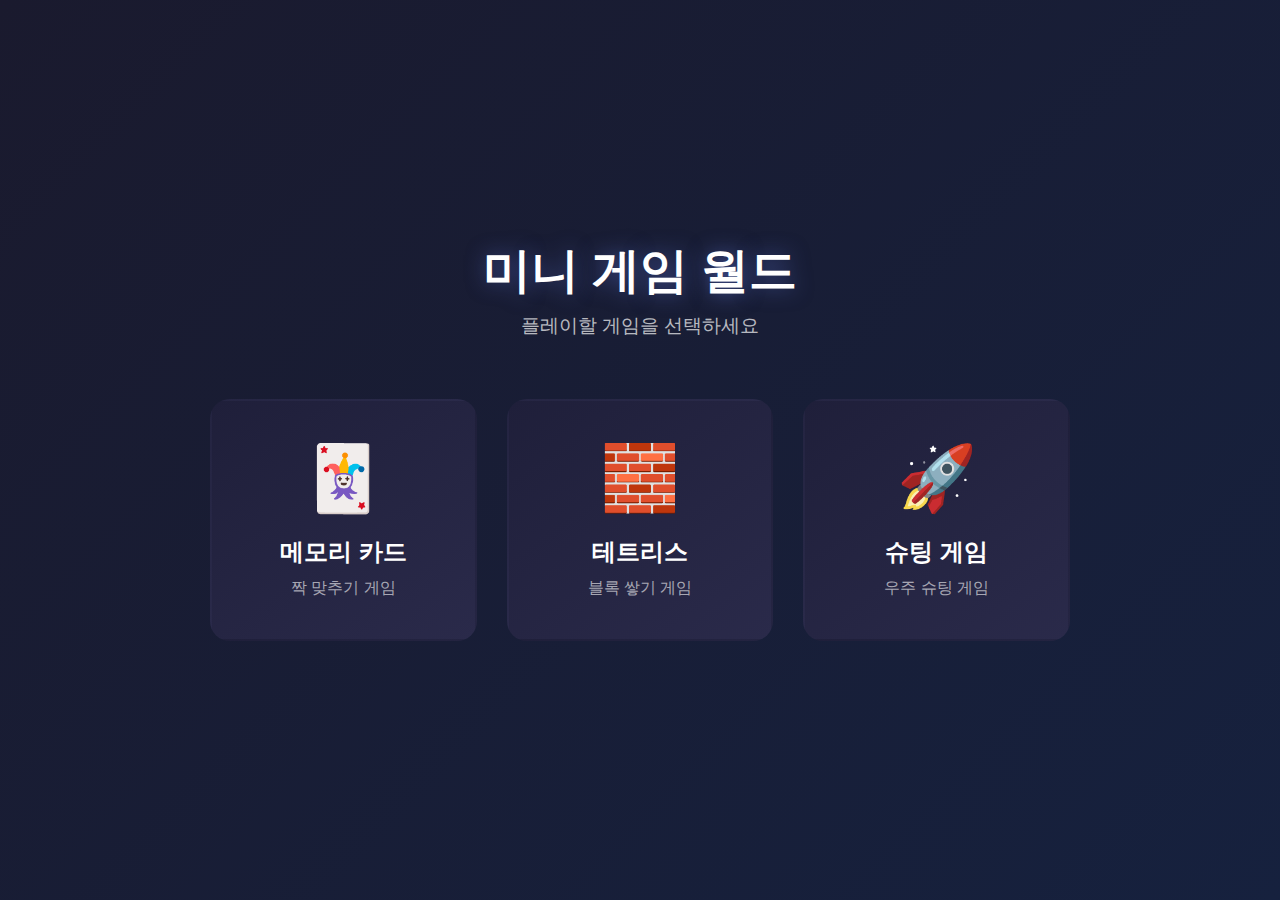
<file: index.html>
<!DOCTYPE html>
<html lang="ko">
<head>
    <meta charset="UTF-8">
    <meta name="viewport" content="width=device-width, initial-scale=1.0">
    <title>미니 게임 월드</title>
    <link rel="stylesheet" href="main.css">
</head>
<body>
    <div class="container">
        <h1>미니 게임 월드</h1>
        <p class="subtitle">플레이할 게임을 선택하세요</p>
        <div class="game-grid">
            <a href="games/card-game/index.html" class="game-card">
                <div class="game-icon">🃏</div>
                <h2>메모리 카드</h2>
                <p>짝 맞추기 게임</p>
            </a>
            <a href="games/tetris/index.html" class="game-card">
                <div class="game-icon">🧱</div>
                <h2>테트리스</h2>
                <p>블록 쌓기 게임</p>
            </a>
            <a href="games/shooting/index.html" class="game-card">
                <div class="game-icon">🚀</div>
                <h2>슈팅 게임</h2>
                <p>우주 슈팅 게임</p>
            </a>
        </div>
    </div>
</body>
</html>
</file>
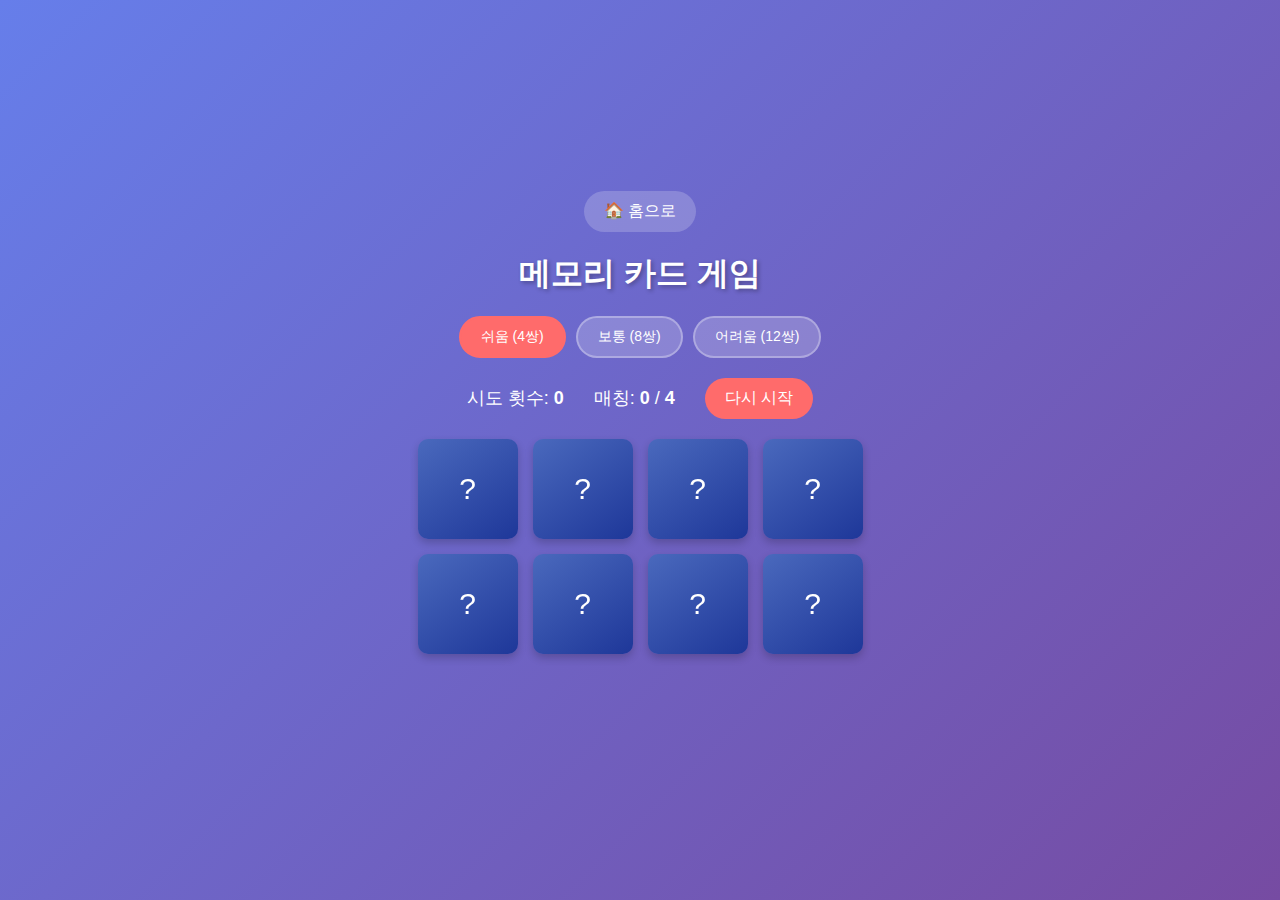
<file: games/card-game/index.html>
<!DOCTYPE html>
<html lang="ko">
<head>
    <meta charset="UTF-8">
    <meta name="viewport" content="width=device-width, initial-scale=1.0">
    <title>메모리 카드 게임</title>
    <link rel="stylesheet" href="style.css">
</head>
<body>
    <div class="container">
        <a href="../../index.html" class="home-btn">🏠 홈으로</a>
        <h1>메모리 카드 게임</h1>
        <div class="difficulty-selector">
            <button class="difficulty-btn active" data-difficulty="easy">쉬움 (4쌍)</button>
            <button class="difficulty-btn" data-difficulty="normal">보통 (8쌍)</button>
            <button class="difficulty-btn" data-difficulty="hard">어려움 (12쌍)</button>
        </div>
        <div class="game-info">
            <span>시도 횟수: <strong id="moves">0</strong></span>
            <span>매칭: <strong id="matches">0</strong> / <strong id="total-pairs">4</strong></span>
            <button id="restart-btn">다시 시작</button>
        </div>
        <div class="game-board" id="game-board"></div>
        <div class="message" id="message"></div>
    </div>
    <script src="game.js"></script>
</body>
</html>
</file>
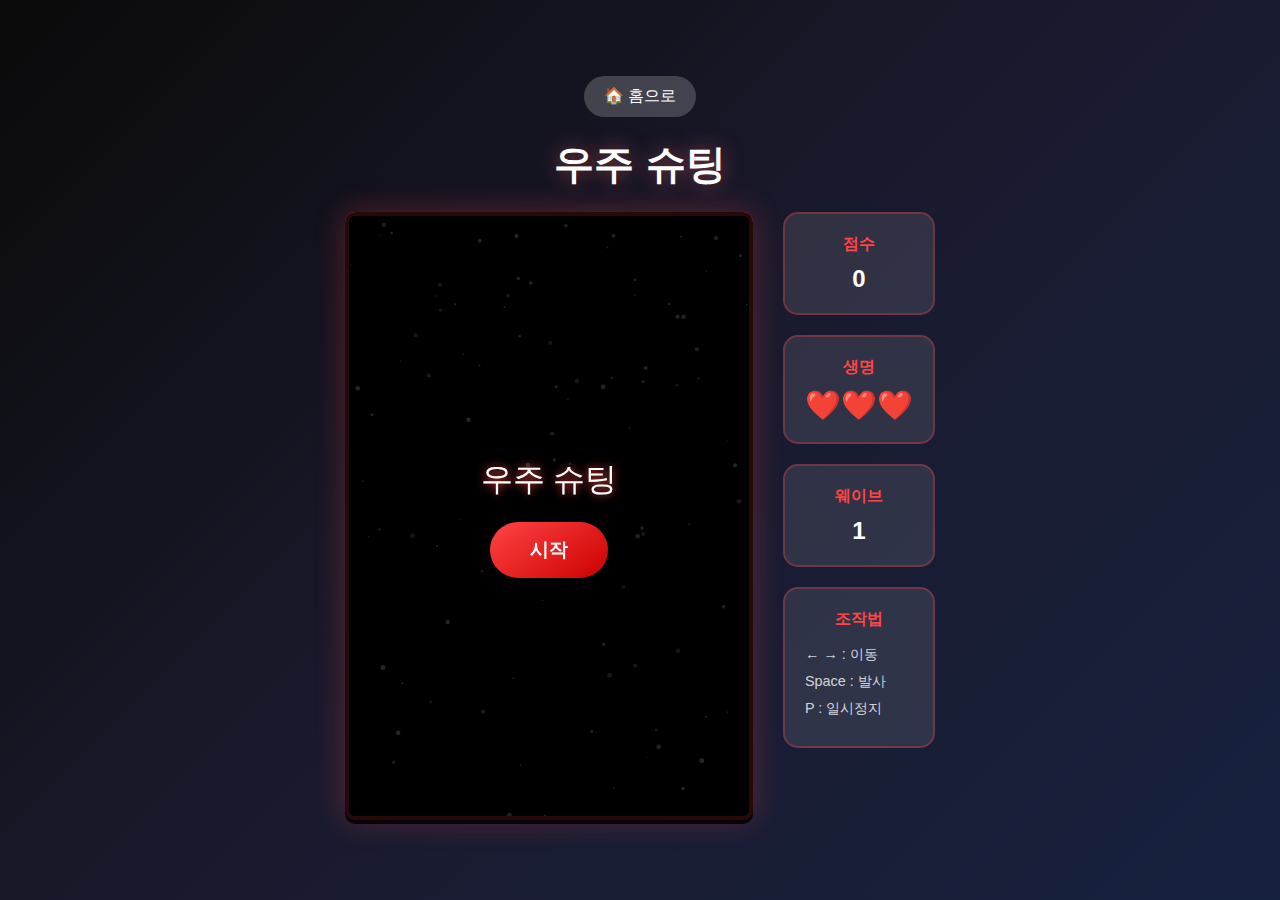
<file: games/shooting/index.html>
<!DOCTYPE html>
<html lang="ko">
<head>
    <meta charset="UTF-8">
    <meta name="viewport" content="width=device-width, initial-scale=1.0">
    <title>우주 슈팅 게임</title>
    <link rel="stylesheet" href="style.css">
</head>
<body>
    <div class="container">
        <a href="../../index.html" class="home-btn">🏠 홈으로</a>
        <h1>우주 슈팅</h1>
        <div class="game-wrapper">
            <div class="game-area">
                <canvas id="game" width="400" height="600"></canvas>
                <div class="overlay" id="overlay">
                    <div class="overlay-content">
                        <p id="overlay-text">우주 슈팅</p>
                        <button id="start-btn">시작</button>
                    </div>
                </div>
            </div>
            <div class="side-panel">
                <div class="info-box">
                    <h3>점수</h3>
                    <p id="score">0</p>
                </div>
                <div class="info-box">
                    <h3>생명</h3>
                    <p id="lives">❤️❤️❤️</p>
                </div>
                <div class="info-box">
                    <h3>웨이브</h3>
                    <p id="wave">1</p>
                </div>
                <div class="controls">
                    <h3>조작법</h3>
                    <p>← → : 이동</p>
                    <p>Space : 발사</p>
                    <p>P : 일시정지</p>
                </div>
            </div>
        </div>
    </div>
    <script src="game.js"></script>
</body>
</html>
</file>
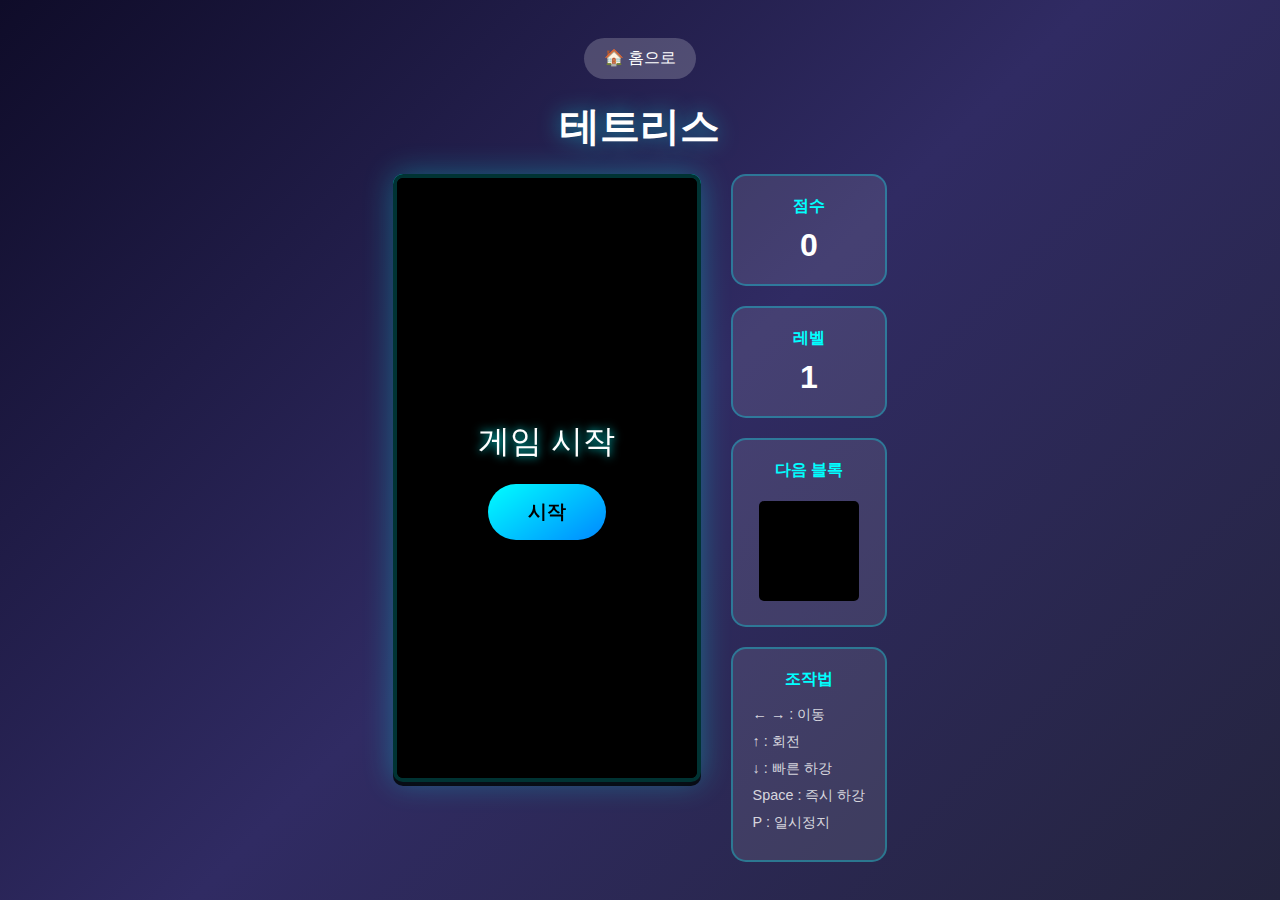
<file: games/tetris/index.html>
<!DOCTYPE html>
<html lang="ko">
<head>
    <meta charset="UTF-8">
    <meta name="viewport" content="width=device-width, initial-scale=1.0">
    <title>테트리스</title>
    <link rel="stylesheet" href="style.css">
</head>
<body>
    <div class="container">
        <a href="../../index.html" class="home-btn">🏠 홈으로</a>
        <h1>테트리스</h1>
        <div class="game-wrapper">
            <div class="game-area">
                <canvas id="tetris" width="300" height="600"></canvas>
                <div class="overlay" id="overlay">
                    <div class="overlay-content">
                        <p id="overlay-text">게임 시작</p>
                        <button id="start-btn">시작</button>
                    </div>
                </div>
            </div>
            <div class="side-panel">
                <div class="info-box">
                    <h3>점수</h3>
                    <p id="score">0</p>
                </div>
                <div class="info-box">
                    <h3>레벨</h3>
                    <p id="level">1</p>
                </div>
                <div class="info-box">
                    <h3>다음 블록</h3>
                    <canvas id="next" width="100" height="100"></canvas>
                </div>
                <div class="controls">
                    <h3>조작법</h3>
                    <p>← → : 이동</p>
                    <p>↑ : 회전</p>
                    <p>↓ : 빠른 하강</p>
                    <p>Space : 즉시 하강</p>
                    <p>P : 일시정지</p>
                </div>
            </div>
        </div>
    </div>
    <script src="game.js"></script>
</body>
</html>
</file>
<file: main.css>
* {
    margin: 0;
    padding: 0;
    box-sizing: border-box;
}

body {
    font-family: 'Segoe UI', Tahoma, Geneva, Verdana, sans-serif;
    background: linear-gradient(135deg, #1a1a2e 0%, #16213e 100%);
    min-height: 100vh;
    display: flex;
    justify-content: center;
    align-items: center;
    padding: 20px;
}

.container {
    text-align: center;
    max-width: 900px;
    width: 100%;
}

h1 {
    color: white;
    font-size: 3rem;
    margin-bottom: 10px;
    text-shadow: 0 0 20px rgba(102, 126, 234, 0.5);
}

.subtitle {
    color: rgba(255, 255, 255, 0.7);
    font-size: 1.2rem;
    margin-bottom: 40px;
}

.game-grid {
    display: grid;
    grid-template-columns: repeat(auto-fit, minmax(250px, 1fr));
    gap: 30px;
    padding: 20px;
}

.game-card {
    background: linear-gradient(145deg, #1f1f3a, #2a2a4a);
    border-radius: 20px;
    padding: 40px 30px;
    text-decoration: none;
    color: white;
    transition: all 0.3s ease;
    border: 2px solid transparent;
    position: relative;
    overflow: hidden;
}

.game-card::before {
    content: '';
    position: absolute;
    top: 0;
    left: 0;
    right: 0;
    bottom: 0;
    background: linear-gradient(135deg, rgba(102, 126, 234, 0.1), rgba(118, 75, 162, 0.1));
    opacity: 0;
    transition: opacity 0.3s;
}

.game-card:hover {
    transform: translateY(-10px);
    border-color: #667eea;
    box-shadow: 0 20px 40px rgba(102, 126, 234, 0.3);
}

.game-card:hover::before {
    opacity: 1;
}

.game-icon {
    font-size: 4rem;
    margin-bottom: 20px;
}

.game-card h2 {
    font-size: 1.5rem;
    margin-bottom: 10px;
}

.game-card p {
    color: rgba(255, 255, 255, 0.6);
    font-size: 1rem;
}

@media (max-width: 600px) {
    h1 {
        font-size: 2rem;
    }

    .game-grid {
        grid-template-columns: 1fr;
    }

    .game-card {
        padding: 30px 20px;
    }

    .game-icon {
        font-size: 3rem;
    }
}
</file>
<file: games/card-game/style.css>
* {
    margin: 0;
    padding: 0;
    box-sizing: border-box;
}

body {
    font-family: 'Segoe UI', Tahoma, Geneva, Verdana, sans-serif;
    background: linear-gradient(135deg, #667eea 0%, #764ba2 100%);
    min-height: 100vh;
    display: flex;
    justify-content: center;
    align-items: center;
    padding: 20px;
}

.container {
    text-align: center;
}

.home-btn {
    display: inline-block;
    padding: 10px 20px;
    background: rgba(255, 255, 255, 0.2);
    color: white;
    text-decoration: none;
    border-radius: 25px;
    margin-bottom: 20px;
    transition: background 0.3s;
}

.home-btn:hover {
    background: rgba(255, 255, 255, 0.3);
}

h1 {
    color: white;
    margin-bottom: 20px;
    text-shadow: 2px 2px 4px rgba(0, 0, 0, 0.3);
}

.difficulty-selector {
    display: flex;
    justify-content: center;
    gap: 10px;
    margin-bottom: 20px;
}

.difficulty-btn {
    padding: 10px 20px;
    font-size: 14px;
    background: rgba(255, 255, 255, 0.2);
    color: white;
    border: 2px solid rgba(255, 255, 255, 0.3);
    border-radius: 25px;
    cursor: pointer;
    transition: all 0.3s;
}

.difficulty-btn:hover {
    background: rgba(255, 255, 255, 0.3);
}

.difficulty-btn.active {
    background: #ff6b6b;
    border-color: #ff6b6b;
}

.game-info {
    display: flex;
    justify-content: center;
    align-items: center;
    gap: 30px;
    margin-bottom: 20px;
    color: white;
    font-size: 18px;
}

#restart-btn {
    padding: 10px 20px;
    font-size: 16px;
    background: #ff6b6b;
    color: white;
    border: none;
    border-radius: 25px;
    cursor: pointer;
    transition: transform 0.2s, background 0.2s;
}

#restart-btn:hover {
    background: #ee5a5a;
    transform: scale(1.05);
}

.game-board {
    display: grid;
    grid-template-columns: repeat(4, 100px);
    gap: 15px;
    justify-content: center;
    perspective: 1000px;
}

.game-board.hard {
    grid-template-columns: repeat(6, 100px);
}

.card {
    width: 100px;
    height: 100px;
    position: relative;
    transform-style: preserve-3d;
    transition: transform 0.5s;
    cursor: pointer;
}

.card.flipped {
    transform: rotateY(180deg);
}

.card.matched {
    cursor: default;
}

.card-face {
    position: absolute;
    width: 100%;
    height: 100%;
    backface-visibility: hidden;
    border-radius: 10px;
    display: flex;
    justify-content: center;
    align-items: center;
    font-size: 40px;
    box-shadow: 0 4px 8px rgba(0, 0, 0, 0.2);
}

.card-front {
    background: linear-gradient(145deg, #ffffff, #e6e6e6);
    transform: rotateY(180deg);
}

.card-back {
    background: linear-gradient(145deg, #4a69bd, #1e3799);
    color: white;
    font-size: 30px;
}

.card-back::after {
    content: "?";
}

.card.matched .card-front {
    background: linear-gradient(145deg, #2ecc71, #27ae60);
    animation: matchPulse 0.5s ease;
}

@keyframes matchPulse {
    0%, 100% { transform: rotateY(180deg) scale(1); }
    50% { transform: rotateY(180deg) scale(1.1); }
}

.message {
    margin-top: 20px;
    font-size: 24px;
    color: white;
    text-shadow: 2px 2px 4px rgba(0, 0, 0, 0.3);
    min-height: 36px;
}

@media (max-width: 700px) {
    .game-board.hard {
        grid-template-columns: repeat(4, 70px);
    }
}

@media (max-width: 500px) {
    .difficulty-selector {
        flex-wrap: wrap;
    }

    .difficulty-btn {
        padding: 8px 15px;
        font-size: 12px;
    }

    .game-board {
        grid-template-columns: repeat(4, 70px);
        gap: 10px;
    }

    .game-board.hard {
        grid-template-columns: repeat(4, 70px);
    }

    .card {
        width: 70px;
        height: 70px;
    }

    .card-face {
        font-size: 28px;
    }

    .game-info {
        flex-direction: column;
        gap: 10px;
    }
}
</file>
<file: games/shooting/style.css>
* {
    margin: 0;
    padding: 0;
    box-sizing: border-box;
}

body {
    font-family: 'Segoe UI', Tahoma, Geneva, Verdana, sans-serif;
    background: linear-gradient(135deg, #0a0a0a 0%, #1a1a2e 50%, #16213e 100%);
    min-height: 100vh;
    display: flex;
    justify-content: center;
    align-items: center;
    padding: 20px;
}

.container {
    text-align: center;
}

.home-btn {
    display: inline-block;
    padding: 10px 20px;
    background: rgba(255, 255, 255, 0.2);
    color: white;
    text-decoration: none;
    border-radius: 25px;
    margin-bottom: 20px;
    transition: background 0.3s;
}

.home-btn:hover {
    background: rgba(255, 255, 255, 0.3);
}

h1 {
    color: white;
    margin-bottom: 20px;
    text-shadow: 0 0 20px rgba(255, 100, 100, 0.5);
    font-size: 2.5rem;
}

.game-wrapper {
    display: flex;
    gap: 30px;
    justify-content: center;
    align-items: flex-start;
}

.game-area {
    position: relative;
}

#game {
    background: #000;
    border: 4px solid #ff4444;
    border-radius: 10px;
    box-shadow: 0 0 30px rgba(255, 68, 68, 0.3);
}

.overlay {
    position: absolute;
    top: 0;
    left: 0;
    right: 0;
    bottom: 0;
    background: rgba(0, 0, 0, 0.85);
    display: flex;
    justify-content: center;
    align-items: center;
    border-radius: 10px;
}

.overlay.hidden {
    display: none;
}

.overlay-content {
    text-align: center;
    color: white;
}

.overlay-content p {
    font-size: 2rem;
    margin-bottom: 20px;
    text-shadow: 0 0 10px #ff4444;
}

#start-btn {
    padding: 15px 40px;
    font-size: 1.2rem;
    background: linear-gradient(145deg, #ff4444, #cc0000);
    color: white;
    border: none;
    border-radius: 30px;
    cursor: pointer;
    font-weight: bold;
    transition: all 0.3s;
}

#start-btn:hover {
    transform: scale(1.1);
    box-shadow: 0 0 20px rgba(255, 68, 68, 0.5);
}

.side-panel {
    display: flex;
    flex-direction: column;
    gap: 20px;
}

.info-box {
    background: rgba(255, 255, 255, 0.1);
    padding: 20px;
    border-radius: 15px;
    border: 2px solid rgba(255, 68, 68, 0.3);
    min-width: 150px;
}

.info-box h3 {
    color: #ff4444;
    font-size: 1rem;
    margin-bottom: 10px;
}

.info-box p {
    color: white;
    font-size: 1.5rem;
    font-weight: bold;
}

#lives {
    font-size: 1.8rem;
}

.controls {
    background: rgba(255, 255, 255, 0.1);
    padding: 20px;
    border-radius: 15px;
    border: 2px solid rgba(255, 68, 68, 0.3);
    text-align: left;
}

.controls h3 {
    color: #ff4444;
    font-size: 1rem;
    margin-bottom: 15px;
    text-align: center;
}

.controls p {
    color: rgba(255, 255, 255, 0.8);
    font-size: 0.9rem;
    margin-bottom: 8px;
}

@media (max-width: 700px) {
    .game-wrapper {
        flex-direction: column;
        align-items: center;
    }

    #game {
        width: 320px;
        height: 480px;
    }

    .side-panel {
        flex-direction: row;
        flex-wrap: wrap;
        justify-content: center;
    }

    .controls {
        display: none;
    }
}
</file>
<file: games/tetris/style.css>
* {
    margin: 0;
    padding: 0;
    box-sizing: border-box;
}

body {
    font-family: 'Segoe UI', Tahoma, Geneva, Verdana, sans-serif;
    background: linear-gradient(135deg, #0f0c29 0%, #302b63 50%, #24243e 100%);
    min-height: 100vh;
    display: flex;
    justify-content: center;
    align-items: center;
    padding: 20px;
}

.container {
    text-align: center;
}

.home-btn {
    display: inline-block;
    padding: 10px 20px;
    background: rgba(255, 255, 255, 0.2);
    color: white;
    text-decoration: none;
    border-radius: 25px;
    margin-bottom: 20px;
    transition: background 0.3s;
}

.home-btn:hover {
    background: rgba(255, 255, 255, 0.3);
}

h1 {
    color: white;
    margin-bottom: 20px;
    text-shadow: 0 0 20px rgba(0, 255, 255, 0.5);
    font-size: 2.5rem;
}

.game-wrapper {
    display: flex;
    gap: 30px;
    justify-content: center;
    align-items: flex-start;
}

.game-area {
    position: relative;
}

#tetris {
    background: #000;
    border: 4px solid #00ffff;
    border-radius: 10px;
    box-shadow: 0 0 30px rgba(0, 255, 255, 0.3);
}

.overlay {
    position: absolute;
    top: 0;
    left: 0;
    right: 0;
    bottom: 0;
    background: rgba(0, 0, 0, 0.8);
    display: flex;
    justify-content: center;
    align-items: center;
    border-radius: 10px;
}

.overlay.hidden {
    display: none;
}

.overlay-content {
    text-align: center;
    color: white;
}

.overlay-content p {
    font-size: 2rem;
    margin-bottom: 20px;
    text-shadow: 0 0 10px #00ffff;
}

#start-btn {
    padding: 15px 40px;
    font-size: 1.2rem;
    background: linear-gradient(145deg, #00ffff, #0088ff);
    color: #000;
    border: none;
    border-radius: 30px;
    cursor: pointer;
    font-weight: bold;
    transition: all 0.3s;
}

#start-btn:hover {
    transform: scale(1.1);
    box-shadow: 0 0 20px rgba(0, 255, 255, 0.5);
}

.side-panel {
    display: flex;
    flex-direction: column;
    gap: 20px;
}

.info-box {
    background: rgba(255, 255, 255, 0.1);
    padding: 20px;
    border-radius: 15px;
    border: 2px solid rgba(0, 255, 255, 0.3);
    min-width: 150px;
}

.info-box h3 {
    color: #00ffff;
    font-size: 1rem;
    margin-bottom: 10px;
}

.info-box p {
    color: white;
    font-size: 2rem;
    font-weight: bold;
}

#next {
    background: #000;
    border-radius: 5px;
    margin-top: 10px;
}

.controls {
    background: rgba(255, 255, 255, 0.1);
    padding: 20px;
    border-radius: 15px;
    border: 2px solid rgba(0, 255, 255, 0.3);
    text-align: left;
}

.controls h3 {
    color: #00ffff;
    font-size: 1rem;
    margin-bottom: 15px;
    text-align: center;
}

.controls p {
    color: rgba(255, 255, 255, 0.8);
    font-size: 0.9rem;
    margin-bottom: 8px;
}

@media (max-width: 700px) {
    .game-wrapper {
        flex-direction: column;
        align-items: center;
    }

    #tetris {
        width: 250px;
        height: 500px;
    }

    .side-panel {
        flex-direction: row;
        flex-wrap: wrap;
        justify-content: center;
    }

    .controls {
        display: none;
    }
}
</file>
